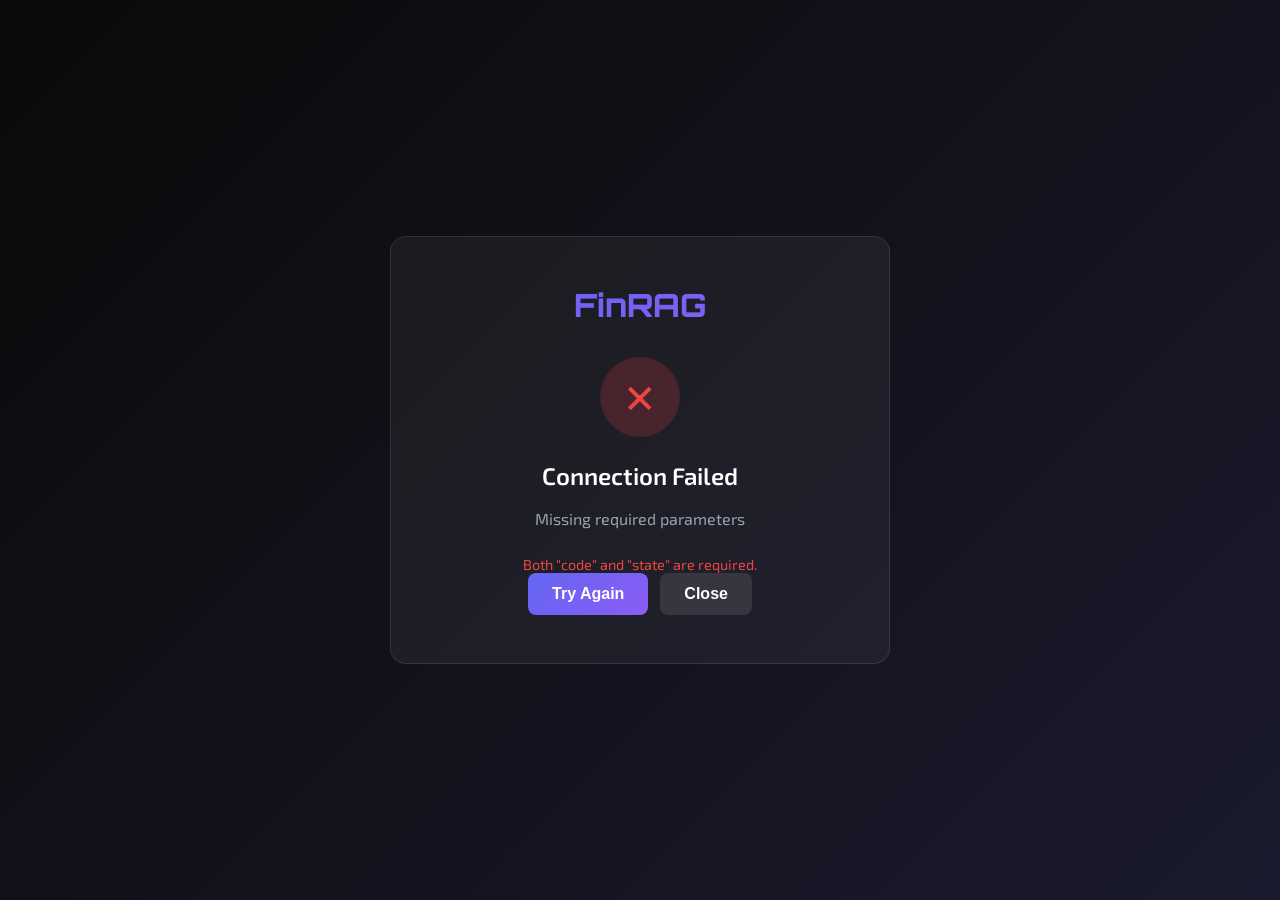
<file: frontend/oauth-callback.html>
<!DOCTYPE html>
<html lang="en">
<head>
    <meta charset="UTF-8">
    <meta name="viewport" content="width=device-width, initial-scale=1.0">
    <title>OAuth Callback - FinRAG</title>
    <style>
        * {
            margin: 0;
            padding: 0;
            box-sizing: border-box;
        }
        
        body {
            font-family: 'Exo 2', -apple-system, BlinkMacSystemFont, sans-serif;
            background: linear-gradient(135deg, #0a0a0a 0%, #1a1a2e 100%);
            color: #fff;
            min-height: 100vh;
            display: flex;
            align-items: center;
            justify-content: center;
        }
        
        .callback-container {
            text-align: center;
            padding: 3rem;
            background: rgba(255, 255, 255, 0.05);
            border: 1px solid rgba(255, 255, 255, 0.1);
            border-radius: 16px;
            max-width: 500px;
            width: 90%;
        }
        
        .logo {
            font-family: 'Orbitron', sans-serif;
            font-size: 2rem;
            font-weight: 800;
            background: linear-gradient(135deg, #6366f1 0%, #8b5cf6 100%);
            -webkit-background-clip: text;
            background-clip: text;
            -webkit-text-fill-color: transparent;
            margin-bottom: 2rem;
        }
        
        .status-icon {
            width: 80px;
            height: 80px;
            margin: 0 auto 1.5rem;
            border-radius: 50%;
            display: flex;
            align-items: center;
            justify-content: center;
            font-size: 2.5rem;
        }
        
        .status-icon.loading {
            background: rgba(99, 102, 241, 0.2);
            color: #6366f1;
            animation: pulse 2s infinite;
        }
        
        .status-icon.success {
            background: rgba(16, 185, 129, 0.2);
            color: #10b981;
        }
        
        .status-icon.error {
            background: rgba(239, 68, 68, 0.2);
            color: #ef4444;
        }
        
        @keyframes pulse {
            0%, 100% { opacity: 1; transform: scale(1); }
            50% { opacity: 0.7; transform: scale(0.95); }
        }
        
        h2 {
            font-size: 1.5rem;
            margin-bottom: 1rem;
            font-weight: 600;
        }
        
        p {
            color: #9ca3af;
            margin-bottom: 1.5rem;
            line-height: 1.6;
        }
        
        .integration-name {
            color: #6366f1;
            font-weight: 600;
        }
        
        .details {
            background: rgba(0, 0, 0, 0.3);
            padding: 1rem;
            border-radius: 8px;
            margin: 1rem 0;
            font-family: 'Fira Code', monospace;
            font-size: 0.85rem;
            text-align: left;
            overflow-x: auto;
        }
        
        .details code {
            color: #10b981;
        }
        
        .btn {
            display: inline-flex;
            align-items: center;
            gap: 0.5rem;
            padding: 0.75rem 1.5rem;
            border-radius: 8px;
            font-weight: 600;
            cursor: pointer;
            border: none;
            text-decoration: none;
            transition: all 0.3s ease;
            font-size: 1rem;
        }
        
        .btn-primary {
            background: linear-gradient(135deg, #6366f1 0%, #8b5cf6 100%);
            color: white;
        }
        
        .btn-primary:hover {
            transform: translateY(-2px);
            box-shadow: 0 4px 20px rgba(99, 102, 241, 0.4);
        }
        
        .btn-secondary {
            background: rgba(255, 255, 255, 0.1);
            color: #fff;
            margin-left: 0.5rem;
        }
        
        .btn-secondary:hover {
            background: rgba(255, 255, 255, 0.2);
        }
        
        .error-details {
            color: #ef4444;
            font-size: 0.9rem;
            margin-top: 1rem;
        }
        
        .spinner {
            width: 40px;
            height: 40px;
            border: 3px solid rgba(99, 102, 241, 0.3);
            border-top-color: #6366f1;
            border-radius: 50%;
            animation: spin 1s linear infinite;
            margin: 0 auto 1rem;
        }
        
        @keyframes spin {
            to { transform: rotate(360deg); }
        }
    </style>
    <link href="https://fonts.googleapis.com/css2?family=Exo+2:wght@400;600;800&family=Orbitron:wght@400;600;800&family=Fira+Code&display=swap" rel="stylesheet">
</head>
<body>
    <div class="callback-container">
        <div class="logo">FinRAG</div>
        
        <div id="loading-state">
            <div class="status-icon loading">⏳</div>
            <h2>Connecting...</h2>
            <div class="spinner"></div>
            <p>Processing OAuth callback for <span id="integration-name" class="integration-name">...</span></p>
        </div>
        
        <div id="success-state" style="display: none;">
            <div class="status-icon success">✓</div>
            <h2>Connected!</h2>
            <p>Successfully connected to <span id="success-integration" class="integration-name"></span></p>
            <div class="details">
                <div>Status: <code>connected</code></div>
                <div>Token: <code id="token-preview">...</code></div>
                <div>Expires: <code id="token-expires">...</code></div>
            </div>
            <button class="btn btn-primary" onclick="closeWindow()">Close Window</button>
            <button class="btn btn-secondary" onclick="goToIntegrations()">View Integrations</button>
        </div>
        
        <div id="error-state" style="display: none;">
            <div class="status-icon error">✕</div>
            <h2>Connection Failed</h2>
            <p id="error-message">An error occurred during OAuth authentication.</p>
            <div class="error-details" id="error-details"></div>
            <button class="btn btn-primary" onclick="retryConnection()">Try Again</button>
            <button class="btn btn-secondary" onclick="closeWindow()">Close</button>
        </div>
    </div>

    <script>
        const API_URL = 'http://localhost:9000';
        const API_KEY = 'finrag_at_2026';
        
        // Parse URL parameters
        const urlParams = new URLSearchParams(window.location.search);
        const code = urlParams.get('code');
        const state = urlParams.get('state');
        const error = urlParams.get('error');
        const errorDescription = urlParams.get('error_description');
        
        // Get integration info from localStorage
        const integration = localStorage.getItem('oauth_integration') || 'unknown';
        document.getElementById('integration-name').textContent = integration;
        
        async function processOAuthCallback() {
            // Check for errors from OAuth provider
            if (error) {
                showError('OAuth provider error: ' + error, errorDescription);
                return;
            }
            
            // Validate required parameters
            if (!code || !state) {
                showError('Missing required parameters', 'Both "code" and "state" are required.');
                return;
            }
            
            // Verify state matches what we stored
            const storedState = localStorage.getItem('oauth_state');
            if (state !== storedState) {
                showError('Invalid state parameter', 'The state parameter does not match. Possible CSRF attack.');
                return;
            }
            
            try {
                // Exchange code for token
                const response = await fetch(API_URL + '/integrations/oauth/callback', {
                    method: 'POST',
                    headers: {
                        'X-API-KEY': API_KEY,
                        'Content-Type': 'application/json'
                    },
                    body: JSON.stringify({
                        code: code,
                        state: state
                    })
                });
                
                const data = await response.json();
                
                if (data.status === 'success') {
                    showSuccess(data);
                } else {
                    showError('Backend error', data.message || 'Unknown error');
                }
            } catch (err) {
                showError('Network error', err.message);
            }
        }
        
        function showSuccess(data) {
            document.getElementById('loading-state').style.display = 'none';
            document.getElementById('success-state').style.display = 'block';
            document.getElementById('success-integration').textContent = integration;
            
            // Show token preview (masked)
            if (data.token) {
                const preview = data.token.substring(0, 10) + '...' + data.token.substring(data.token.length - 4);
                document.getElementById('token-preview').textContent = preview;
            }
            
            // Show expiration
            if (data.expires_at) {
                document.getElementById('token-expires').textContent = new Date(data.expires_at).toLocaleString();
            } else {
                document.getElementById('token-expires').textContent = 'Never';
            }
            
            // Notify parent window if opened as popup
            if (window.opener && !window.opener.closed) {
                window.opener.postMessage({
                    type: 'oauth-success',
                    integration: integration,
                    data: data
                }, '*');
            }
            
            // Clear stored OAuth data
            localStorage.removeItem('oauth_state');
            localStorage.removeItem('oauth_integration');
        }
        
        function showError(message, details) {
            document.getElementById('loading-state').style.display = 'none';
            document.getElementById('error-state').style.display = 'block';
            document.getElementById('error-message').textContent = message;
            document.getElementById('error-details').textContent = details || '';
            
            // Notify parent window
            if (window.opener && !window.opener.closed) {
                window.opener.postMessage({
                    type: 'oauth-error',
                    integration: integration,
                    error: message,
                    details: details
                }, '*');
            }
        }
        
        function closeWindow() {
            window.close();
        }
        
        function goToIntegrations() {
            window.location.href = '/?section=integrations';
        }
        
        function retryConnection() {
            window.location.href = '/?section=integrations';
        }
        
        // Start processing
        processOAuthCallback();
    </script>
</body>
</html>
</file>
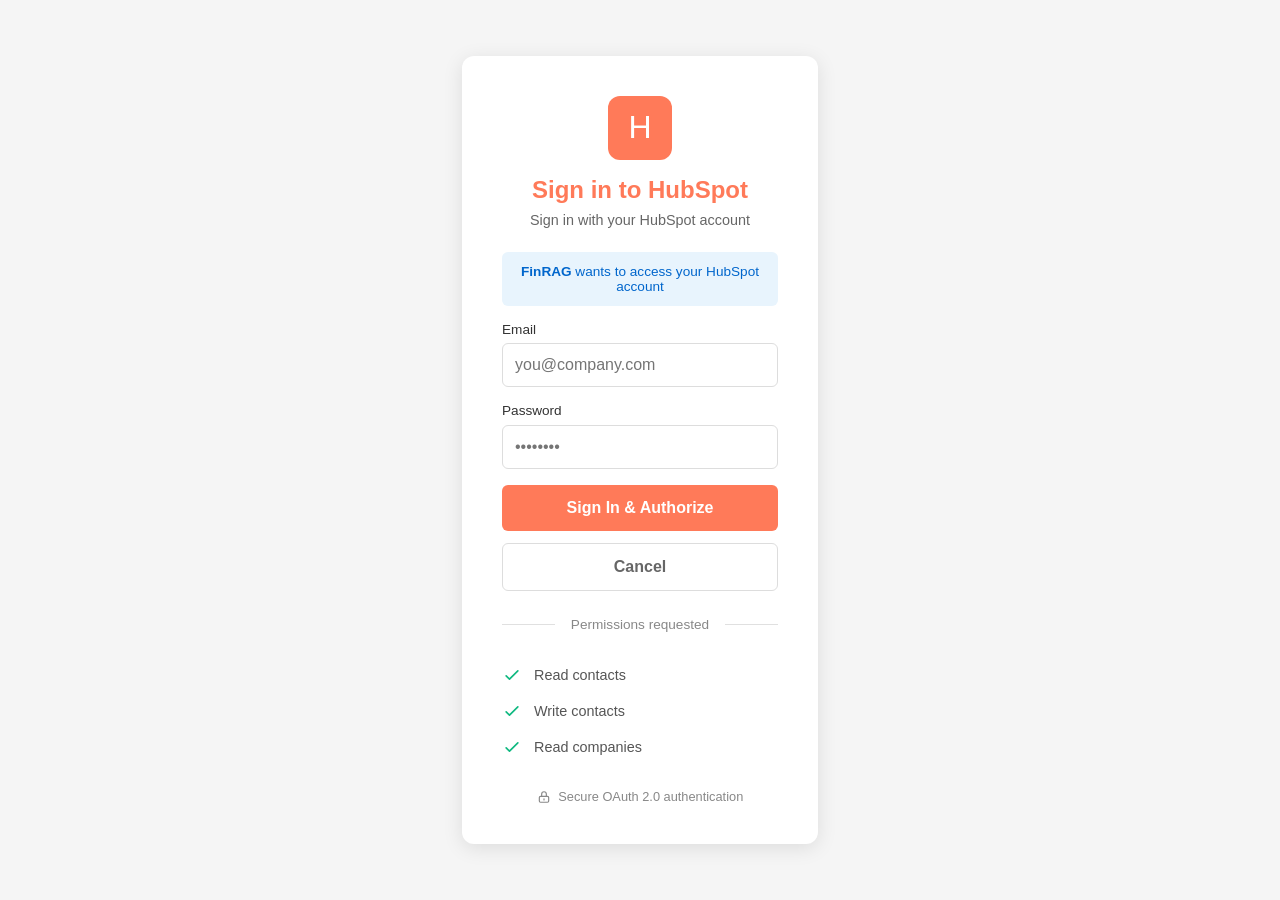
<file: frontend/oauth-provider.html>
<!DOCTYPE html>
<html lang="en">
<head>
    <meta charset="UTF-8">
    <meta name="viewport" content="width=device-width, initial-scale=1.0">
    <title>Sign In - OAuth Provider</title>
    <style>
        * {
            margin: 0;
            padding: 0;
            box-sizing: border-box;
        }
        
        body {
            font-family: -apple-system, BlinkMacSystemFont, 'Segoe UI', Roboto, sans-serif;
            min-height: 100vh;
            display: flex;
            align-items: center;
            justify-content: center;
            background: #f5f5f5;
        }
        
        .oauth-container {
            width: 100%;
            max-width: 420px;
            padding: 2rem;
        }
        
        .oauth-card {
            background: white;
            border-radius: 12px;
            padding: 2.5rem;
            box-shadow: 0 4px 20px rgba(0,0,0,0.1);
        }
        
        /* HubSpot Theme */
        .theme-hubspot .oauth-header {
            color: #ff7a59;
        }
        .theme-hubspot .btn-primary {
            background: #ff7a59;
        }
        .theme-hubspot .btn-primary:hover {
            background: #e66e4e;
        }
        
        /* Salesforce Theme */
        .theme-salesforce .oauth-header {
            color: #00a1e0;
        }
        .theme-salesforce .oauth-card {
            border-top: 4px solid #00a1e0;
        }
        .theme-salesforce .btn-primary {
            background: #00a1e0;
        }
        .theme-salesforce .btn-primary:hover {
            background: #0089c0;
        }
        
        /* Slack Theme */
        .theme-slack .oauth-header {
            color: #4a154b;
        }
        .theme-slack .oauth-card {
            border-top: 4px solid #4a154b;
        }
        .theme-slack .btn-primary {
            background: #4a154b;
        }
        .theme-slack .btn-primary:hover {
            background: #3a1040;
        }
        .theme-slack .logo-icon {
            background: #4a154b;
        }
        
        /* Gmail Theme */
        .theme-gmail .oauth-header {
            color: #ea4335;
        }
        .theme-gmail .oauth-card {
            border-top: 4px solid #ea4335;
        }
        .theme-gmail .btn-primary {
            background: #1a73e8;
        }
        .theme-gmail .btn-primary:hover {
            background: #1557b0;
        }
        
        /* GitHub Theme */
        .theme-github .oauth-header {
            color: #24292e;
        }
        .theme-github .oauth-card {
            border: 1px solid #e1e4e8;
        }
        .theme-github .btn-primary {
            background: #2ea44f;
        }
        .theme-github .btn-primary:hover {
            background: #2c974b;
        }
        
        .logo-section {
            text-align: center;
            margin-bottom: 1.5rem;
        }
        
        .logo-icon {
            width: 64px;
            height: 64px;
            border-radius: 12px;
            display: inline-flex;
            align-items: center;
            justify-content: center;
            font-size: 2rem;
            color: white;
            margin-bottom: 1rem;
        }
        
        .hubspot-icon { background: #ff7a59; }
        .salesforce-icon { background: #00a1e0; }
        .slack-icon { background: #4a154b; }
        .gmail-icon { background: linear-gradient(135deg, #ea4335, #fbbc05, #34a853, #4285f4); }
        .github-icon { background: #24292e; }
        
        .oauth-header h2 {
            font-size: 1.5rem;
            font-weight: 600;
            margin-bottom: 0.5rem;
        }
        
        .oauth-header p {
            color: #666;
            font-size: 0.9rem;
        }
        
        .app-info {
            background: #f8f9fa;
            border-radius: 8px;
            padding: 1rem;
            margin: 1.5rem 0;
            text-align: center;
        }
        
        .app-info .app-name {
            font-weight: 600;
            color: #333;
        }
        
        .app-info .app-description {
            font-size: 0.85rem;
            color: #666;
            margin-top: 0.25rem;
        }
        
        .permissions {
            margin: 1.5rem 0;
        }
        
        .permissions h3 {
            font-size: 0.85rem;
            font-weight: 600;
            color: #333;
            margin-bottom: 0.75rem;
            text-transform: uppercase;
            letter-spacing: 0.5px;
        }
        
        .permission-item {
            display: flex;
            align-items: center;
            gap: 0.75rem;
            padding: 0.5rem 0;
            font-size: 0.9rem;
            color: #555;
        }
        
        .permission-item svg {
            width: 20px;
            height: 20px;
            color: #10b981;
            flex-shrink: 0;
        }
        
        .input-group {
            margin-bottom: 1rem;
        }
        
        .input-group label {
            display: block;
            font-size: 0.85rem;
            font-weight: 500;
            color: #333;
            margin-bottom: 0.4rem;
        }
        
        .input-group input {
            width: 100%;
            padding: 0.75rem;
            border: 1px solid #ddd;
            border-radius: 6px;
            font-size: 1rem;
            transition: border-color 0.2s;
        }
        
        .input-group input:focus {
            outline: none;
            border-color: #6366f1;
        }
        
        .btn {
            width: 100%;
            padding: 0.875rem;
            border: none;
            border-radius: 6px;
            font-size: 1rem;
            font-weight: 600;
            cursor: pointer;
            transition: all 0.2s;
        }
        
        .btn-primary {
            color: white;
            margin-bottom: 0.75rem;
        }
        
        .btn-secondary {
            background: transparent;
            color: #666;
            border: 1px solid #ddd;
        }
        
        .btn-secondary:hover {
            background: #f5f5f5;
        }
        
        .security-note {
            text-align: center;
            margin-top: 1.5rem;
            font-size: 0.8rem;
            color: #888;
        }
        
        .security-note svg {
            width: 14px;
            height: 14px;
            vertical-align: middle;
            margin-right: 0.25rem;
        }
        
        .account-hint {
            text-align: center;
            margin-bottom: 1rem;
            padding: 0.75rem;
            background: #e8f4fd;
            border-radius: 6px;
            font-size: 0.85rem;
            color: #0066cc;
        }
        
        .divider {
            text-align: center;
            margin: 1.5rem 0;
            position: relative;
        }
        
        .divider::before {
            content: '';
            position: absolute;
            top: 50%;
            left: 0;
            right: 0;
            height: 1px;
            background: #e0e0e0;
        }
        
        .divider span {
            background: white;
            padding: 0 1rem;
            position: relative;
            color: #888;
            font-size: 0.85rem;
        }
    </style>
</head>
<body>
    <div class="oauth-container" id="oauth-container">
        <!-- Dynamic content loaded based on integration -->
    </div>

    <script>
        // Parse URL parameters
        const urlParams = new URLSearchParams(window.location.search);
        const integration = urlParams.get('integration') || 'hubspot';
        const state = urlParams.get('state') || '';
        const redirectUri = urlParams.get('redirect_uri') || '';
        
        const INTEGRATION_CONFIGS = {
            hubspot: {
                name: 'HubSpot',
                icon: 'H',
                iconClass: 'hubspot-icon',
                description: 'CRM & Marketing Platform',
                scope: ['Read contacts', 'Write contacts', 'Read companies'],
                loginHint: 'Sign in with your HubSpot account',
                fields: [
                    { id: 'email', label: 'Email', type: 'email', placeholder: 'you@company.com' },
                    { id: 'password', label: 'Password', type: 'password', placeholder: '••••••••' }
                ]
            },
            salesforce: {
                name: 'Salesforce',
                icon: '☁',
                iconClass: 'salesforce-icon',
                description: 'Enterprise CRM',
                scope: ['Access API', 'Refresh token', 'Manage data'],
                loginHint: 'Sign in to your Salesforce organization',
                fields: [
                    { id: 'username', label: 'Username', type: 'text', placeholder: 'you@company.com' },
                    { id: 'password', label: 'Password', type: 'password', placeholder: '••••••••' }
                ]
            },
            slack: {
                name: 'Slack',
                icon: '#',
                iconClass: 'slack-icon',
                description: 'Team Messaging',
                scope: ['Post messages', 'Read channels', 'Access workspace info'],
                loginHint: 'Sign in to your Slack workspace',
                fields: [
                    { id: 'workspace', label: 'Workspace URL', type: 'text', placeholder: 'company.slack.com' },
                    { id: 'email', label: 'Email', type: 'email', placeholder: 'you@company.com' },
                    { id: 'password', label: 'Password', type: 'password', placeholder: '••••••••' }
                ]
            },
            gmail: {
                name: 'Google',
                icon: 'G',
                iconClass: 'gmail-icon',
                description: 'Gmail Integration',
                scope: ['Send emails', 'Read inbox', 'Access contacts'],
                loginHint: 'Sign in with your Google account',
                fields: [
                    { id: 'email', label: 'Email or phone', type: 'email', placeholder: 'you@gmail.com' },
                    { id: 'password', label: 'Password', type: 'password', placeholder: '••••••••' }
                ]
            },
            github: {
                name: 'GitHub',
                icon: '</>',
                iconClass: 'github-icon',
                description: 'Code Repository',
                scope: ['Access repositories', 'Read user profile', 'Manage webhooks'],
                loginHint: 'Sign in to GitHub',
                fields: [
                    { id: 'username', label: 'Username or email', type: 'text', placeholder: 'username' },
                    { id: 'password', label: 'Password', type: 'password', placeholder: '••••••••' }
                ]
            }
        };
        
        const config = INTEGRATION_CONFIGS[integration] || INTEGRATION_CONFIGS.hubspot;
        
        function renderOAuthPage() {
            const container = document.getElementById('oauth-container');
            container.className = 'oauth-container theme-' + integration;
            
            let fieldsHtml = '';
            config.fields.forEach(field => {
                fieldsHtml += `
                    <div class="input-group">
                        <label for="${field.id}">${field.label}</label>
                        <input type="${field.type}" id="${field.id}" placeholder="${field.placeholder}" required>
                    </div>
                `;
            });
            
            let permissionsHtml = '';
            config.scope.forEach(perm => {
                permissionsHtml += `
                    <div class="permission-item">
                        <svg xmlns="http://www.w3.org/2000/svg" fill="none" viewBox="0 0 24 24" stroke="currentColor" stroke-width="2">
                            <path stroke-linecap="round" stroke-linejoin="round" d="M5 13l4 4L19 7" />
                        </svg>
                        <span>${perm}</span>
                    </div>
                `;
            });
            
            container.innerHTML = `
                <div class="oauth-card">
                    <div class="logo-section">
                        <div class="logo-icon ${config.iconClass}">${config.icon}</div>
                        <div class="oauth-header">
                            <h2>Sign in to ${config.name}</h2>
                            <p>${config.loginHint}</p>
                        </div>
                    </div>
                    
                    <div class="account-hint">
                        <strong>FinRAG</strong> wants to access your ${config.name} account
                    </div>
                    
                    <form id="oauth-form">
                        ${fieldsHtml}
                        <button type="submit" class="btn btn-primary">Sign In & Authorize</button>
                    </form>
                    
                    <button class="btn btn-secondary" onclick="cancelOAuth()">Cancel</button>
                    
                    <div class="divider">
                        <span>Permissions requested</span>
                    </div>
                    
                    <div class="permissions">
                        ${permissionsHtml}
                    </div>
                    
                    <div class="security-note">
                        <svg xmlns="http://www.w3.org/2000/svg" fill="none" viewBox="0 0 24 24" stroke="currentColor" stroke-width="2">
                            <path stroke-linecap="round" stroke-linejoin="round" d="M12 15v2m-6 4h12a2 2 0 002-2v-6a2 2 0 00-2-2H6a2 2 0 00-2 2v6a2 2 0 002 2zm10-10V7a4 4 0 00-8 0v4h8z" />
                        </svg>
                        Secure OAuth 2.0 authentication
                    </div>
                </div>
            `;
            
            // Handle form submission
            document.getElementById('oauth-form').addEventListener('submit', handleOAuthSubmit);
        }
        
        function handleOAuthSubmit(e) {
            e.preventDefault();
            
            // Simulate authentication delay
            const btn = e.target.querySelector('.btn-primary');
            btn.textContent = 'Signing in...';
            btn.disabled = true;
            
            setTimeout(() => {
                // Generate authorization code
                const authCode = 'auth_' + Math.random().toString(36).substring(2, 15);
                
                // Build callback URL
                const callbackUrl = new URL(redirectUri);
                callbackUrl.searchParams.set('code', authCode);
                callbackUrl.searchParams.set('state', state);
                
                // Redirect to callback
                window.location.href = callbackUrl.toString();
            }, 1500);
        }
        
        function cancelOAuth() {
            if (window.opener) {
                window.opener.postMessage({
                    type: 'oauth-error',
                    error: 'user_cancelled',
                    details: 'User cancelled the OAuth flow'
                }, '*');
                window.close();
            } else {
                // Redirect back with error
                const callbackUrl = new URL(redirectUri);
                callbackUrl.searchParams.set('error', 'access_denied');
                callbackUrl.searchParams.set('error_description', 'User cancelled the authorization');
                callbackUrl.searchParams.set('state', state);
                window.location.href = callbackUrl.toString();
            }
        }
        
        // Render the page
        renderOAuthPage();
    </script>
</body>
</html>
</file>
